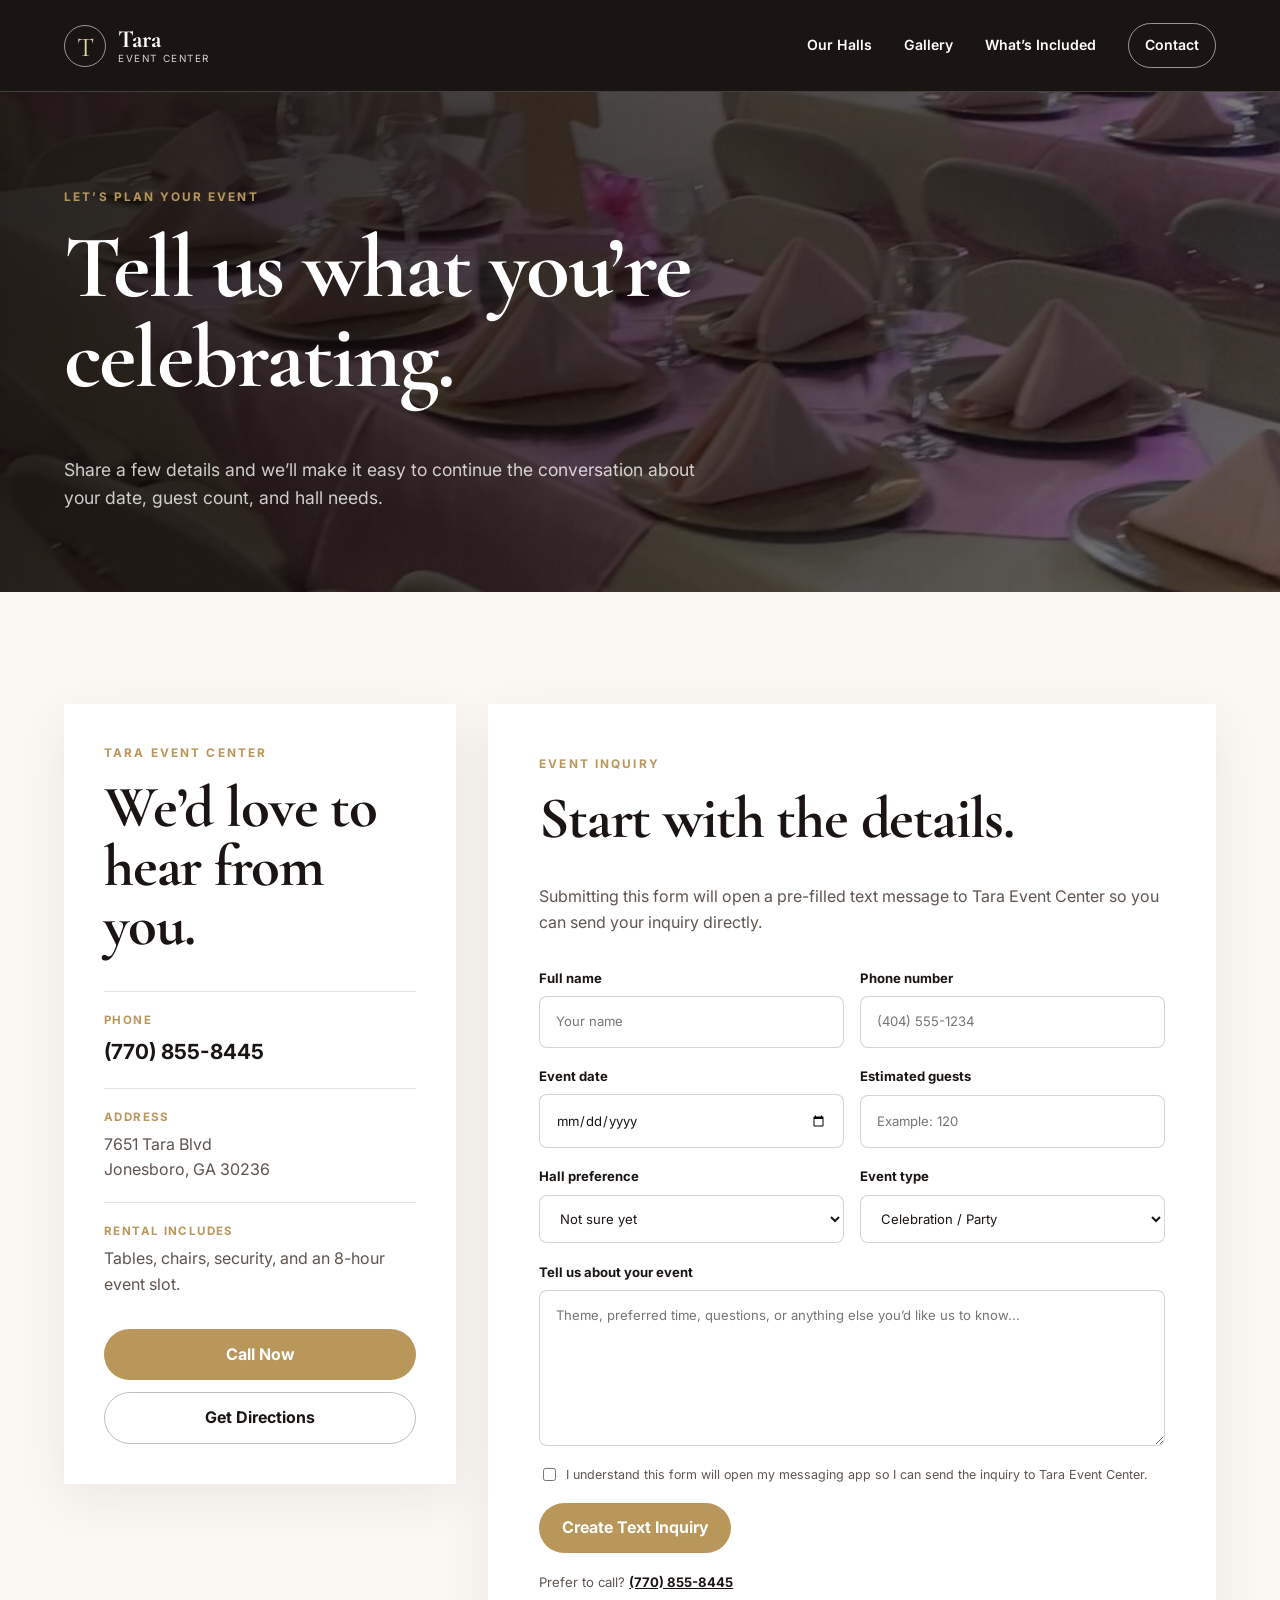
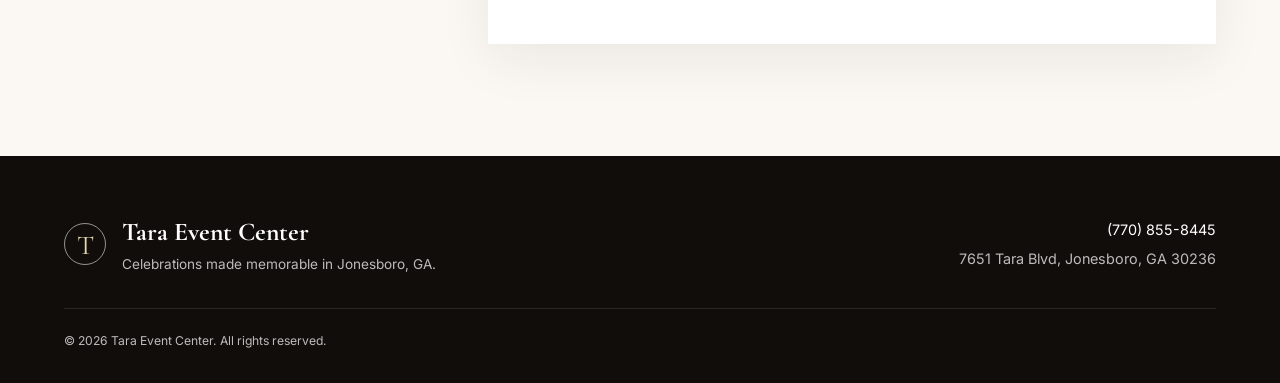
<file: contact.html>
<!DOCTYPE html>
<html lang="en">
<head>
  <meta charset="UTF-8" />
  <meta name="viewport" content="width=device-width, initial-scale=1.0" />
  <meta name="description" content="Contact Tara Event Center in Jonesboro, Georgia to inquire about availability for your next event." />
  <meta name="theme-color" content="#17120f" />
  <title>Contact Tara Event Center | Jonesboro, GA</title>
  <link rel="preconnect" href="https://fonts.googleapis.com">
  <link rel="preconnect" href="https://fonts.gstatic.com" crossorigin>
  <link href="https://fonts.googleapis.com/css2?family=Cormorant+Garamond:wght@500;600;700&family=Inter:wght@400;500;600;700&display=swap" rel="stylesheet">
  <link rel="stylesheet" href="styles.css" />
</head>
<body class="contact-page">
  <header class="site-header solid-header">
    <a class="brand" href="index.html" aria-label="Tara Event Center home">
      <span class="brand-mark">T</span>
      <span class="brand-text"><strong>Tara</strong><small>Event Center</small></span>
    </a>
    <button class="menu-toggle" aria-expanded="false" aria-controls="site-nav" aria-label="Open navigation">☰</button>
    <nav id="site-nav" class="site-nav" aria-label="Primary navigation">
      <a href="index.html#spaces">Our Halls</a>
      <a href="index.html#gallery">Gallery</a>
      <a href="index.html#included">What’s Included</a>
      <a href="contact.html" class="nav-cta">Contact</a>
    </nav>
  </header>

  <main>
    <section class="contact-hero">
      <div>
        <p class="eyebrow">Let’s plan your event</p>
        <h1>Tell us what you’re celebrating.</h1>
        <p>Share a few details and we’ll make it easy to continue the conversation about your date, guest count, and hall needs.</p>
      </div>
    </section>

    <section class="contact-layout section-pad">
      <aside class="contact-info-card">
        <p class="eyebrow">Tara Event Center</p>
        <h2>We’d love to hear from you.</h2>
        <div class="contact-detail">
          <span>Phone</span>
          <a href="tel:+17708558445">(770) 855-8445</a>
        </div>
        <div class="contact-detail">
          <span>Address</span>
          <p>7651 Tara Blvd<br />Jonesboro, GA 30236</p>
        </div>
        <div class="contact-detail">
          <span>Rental includes</span>
          <p>Tables, chairs, security, and an 8-hour event slot.</p>
        </div>
        <a class="btn btn-primary full-width" href="tel:+17708558445">Call Now</a>
        <a class="btn btn-outline full-width" href="https://www.google.com/maps/search/?api=1&query=7651+Tara+Blvd+Jonesboro+GA+30236" target="_blank" rel="noopener">Get Directions</a>
      </aside>

      <div class="form-card">
        <div class="form-heading">
          <p class="eyebrow">Event inquiry</p>
          <h2>Start with the details.</h2>
          <p>Submitting this form will open a pre-filled text message to Tara Event Center so you can send your inquiry directly.</p>
        </div>

        <form id="inquiry-form">
          <div class="form-row">
            <label>
              Full name
              <input type="text" name="name" autocomplete="name" required placeholder="Your name" />
            </label>
            <label>
              Phone number
              <input type="tel" name="phone" autocomplete="tel" required placeholder="(404) 555-1234" />
            </label>
          </div>

          <div class="form-row">
            <label>
              Event date
              <input type="date" name="date" />
            </label>
            <label>
              Estimated guests
              <input type="number" name="guests" min="1" max="400" placeholder="Example: 120" />
            </label>
          </div>

          <div class="form-row">
            <label>
              Hall preference
              <select name="hall" id="hall-select">
                <option value="Not sure yet">Not sure yet</option>
                <option value="Intimate Hall (up to 75)">Intimate Hall — up to 75</option>
                <option value="Grand Hall (up to 400)">Grand Hall — up to 400</option>
              </select>
            </label>
            <label>
              Event type
              <select name="eventType">
                <option value="Celebration / Party">Celebration / Party</option>
                <option value="Wedding / Reception">Wedding / Reception</option>
                <option value="Baby / Bridal Shower">Baby / Bridal Shower</option>
                <option value="Birthday">Birthday</option>
                <option value="Banquet / Dinner">Banquet / Dinner</option>
                <option value="Corporate / Community Event">Corporate / Community Event</option>
                <option value="Other">Other</option>
              </select>
            </label>
          </div>

          <label>
            Tell us about your event
            <textarea name="message" rows="6" placeholder="Theme, preferred time, questions, or anything else you’d like us to know..."></textarea>
          </label>

          <label class="consent-row">
            <input type="checkbox" required />
            <span>I understand this form will open my messaging app so I can send the inquiry to Tara Event Center.</span>
          </label>

          <button type="submit" class="btn btn-primary submit-btn">Create Text Inquiry</button>
          <p class="form-note">Prefer to call? <a href="tel:+17708558445">(770) 855-8445</a></p>
        </form>
      </div>
    </section>
  </main>

  <footer class="site-footer">
    <div class="footer-brand">
      <span class="brand-mark">T</span>
      <div><strong>Tara Event Center</strong><p>Celebrations made memorable in Jonesboro, GA.</p></div>
    </div>
    <div class="footer-contact">
      <a href="tel:+17708558445">(770) 855-8445</a>
      <span>7651 Tara Blvd, Jonesboro, GA 30236</span>
    </div>
    <p class="copyright">© <span id="year"></span> Tara Event Center. All rights reserved.</p>
  </footer>

  <script src="script.js"></script>
</body>
</html>
</file>
<file: styles.css>
:root {
  --ink: #1a1512;
  --ink-soft: #5f554f;
  --cream: #fbf8f3;
  --paper: #fffdf9;
  --rose: #d9a6a0;
  --rose-deep: #aa6f68;
  --gold: #b9975b;
  --gold-light: #e7d6b5;
  --line: rgba(26, 21, 18, 0.12);
  --shadow: 0 24px 60px rgba(30, 21, 16, 0.12);
}

* { box-sizing: border-box; }
html { scroll-behavior: smooth; }
body {
  margin: 0;
  color: var(--ink);
  background: var(--paper);
  font-family: "Inter", system-ui, -apple-system, BlinkMacSystemFont, "Segoe UI", sans-serif;
  line-height: 1.6;
}
img, video { display: block; max-width: 100%; }
a { color: inherit; }
button, input, select, textarea { font: inherit; }

h1, h2, h3 {
  font-family: "Cormorant Garamond", Georgia, serif;
  line-height: 1;
  margin: 0 0 0.6em;
  letter-spacing: -0.02em;
}
h1 { font-size: clamp(3rem, 7vw, 6.8rem); }
h2 { font-size: clamp(2.4rem, 4.6vw, 4.5rem); }
h3 { font-size: clamp(1.8rem, 3vw, 2.5rem); }
p { margin: 0 0 1rem; }

.eyebrow {
  font-size: 0.74rem;
  font-weight: 700;
  letter-spacing: 0.18em;
  text-transform: uppercase;
  color: var(--gold);
  margin-bottom: 1rem;
}
.section-pad { padding: 7rem max(5vw, 1.5rem); }
.soft-bg { background: var(--cream); }
.centered { max-width: 860px; text-align: center; margin: 0 auto; }
.section-heading { max-width: 760px; margin-bottom: 3rem; }
.section-heading > p:last-child { color: var(--ink-soft); font-size: 1.08rem; }

.site-header {
  position: absolute;
  top: 0;
  left: 0;
  right: 0;
  z-index: 30;
  height: 92px;
  display: flex;
  align-items: center;
  justify-content: space-between;
  padding: 0 max(5vw, 1.25rem);
  color: #fff;
  border-bottom: 1px solid rgba(255,255,255,0.18);
}
.solid-header { position: relative; background: var(--ink); }
.brand { display: inline-flex; align-items: center; gap: 0.75rem; text-decoration: none; }
.brand-mark {
  width: 42px;
  height: 42px;
  border: 1px solid rgba(255,255,255,0.55);
  display: grid;
  place-items: center;
  border-radius: 50%;
  font-family: "Cormorant Garamond", Georgia, serif;
  font-size: 1.7rem;
  color: var(--gold-light);
}
.brand-text { display: flex; flex-direction: column; line-height: 1; }
.brand-text strong { font-family: "Cormorant Garamond", Georgia, serif; font-size: 1.55rem; }
.brand-text small { text-transform: uppercase; letter-spacing: 0.16em; font-size: 0.62rem; margin-top: 0.18rem; opacity: 0.82; }
.site-nav { display: flex; align-items: center; gap: 2rem; }
.site-nav a { text-decoration: none; font-size: 0.88rem; font-weight: 600; }
.site-nav a:hover { color: var(--gold-light); }
.nav-cta { border: 1px solid rgba(255,255,255,0.55); padding: 0.65rem 1rem; border-radius: 999px; }
.menu-toggle { display: none; background: transparent; color: #fff; border: 0; font-size: 1.6rem; }

.hero {
  min-height: 100svh;
  position: relative;
  display: grid;
  align-items: center;
  color: #fff;
  overflow: hidden;
}
.hero-image, .hero-overlay { position: absolute; inset: 0; width: 100%; height: 100%; }
.hero-image { object-fit: cover; object-position: center; }
.hero-overlay { background: linear-gradient(90deg, rgba(17,12,10,0.84) 0%, rgba(17,12,10,0.58) 48%, rgba(17,12,10,0.20) 100%), linear-gradient(0deg, rgba(17,12,10,0.45), transparent 45%); }
.hero-content { position: relative; z-index: 2; max-width: 850px; padding: 10rem max(6vw, 1.5rem) 11rem; }
.hero-content h1 { max-width: 800px; }
.hero-copy { max-width: 650px; font-size: clamp(1.05rem, 1.8vw, 1.35rem); color: rgba(255,255,255,0.88); }
.hero-actions { display: flex; flex-wrap: wrap; gap: 0.85rem; margin-top: 2rem; }
.hero-card {
  position: absolute;
  z-index: 3;
  right: max(5vw, 1.5rem);
  bottom: 2.2rem;
  display: grid;
  grid-template-columns: repeat(3, 1fr);
  gap: 0;
  background: rgba(255,255,255,0.93);
  color: var(--ink);
  box-shadow: var(--shadow);
  backdrop-filter: blur(10px);
}
.hero-card div { padding: 1.4rem 1.7rem; min-width: 145px; border-right: 1px solid var(--line); }
.hero-card div:last-child { border-right: 0; }
.hero-card strong { display: block; font-family: "Cormorant Garamond", Georgia, serif; font-size: 2rem; line-height: 1; }
.hero-card span { display: block; color: var(--ink-soft); font-size: 0.72rem; text-transform: uppercase; letter-spacing: 0.08em; margin-top: 0.45rem; }

.btn {
  display: inline-flex;
  align-items: center;
  justify-content: center;
  min-height: 50px;
  padding: 0.75rem 1.4rem;
  border-radius: 999px;
  text-decoration: none;
  font-weight: 700;
  border: 1px solid transparent;
  cursor: pointer;
  transition: transform .2s ease, background .2s ease, border-color .2s ease;
}
.btn:hover { transform: translateY(-2px); }
.btn-primary { background: var(--gold); color: #fff; }
.btn-primary:hover { background: #a78349; }
.btn-secondary { background: rgba(255,255,255,.12); color: #fff; border-color: rgba(255,255,255,.55); backdrop-filter: blur(8px); }
.btn-outline { background: transparent; color: var(--ink); border-color: rgba(26,21,18,.28); }
.btn-light { background: #fff; color: var(--ink); }
.full-width { width: 100%; margin-top: 0.75rem; }

.space-grid { display: grid; grid-template-columns: repeat(2, minmax(0,1fr)); gap: 2rem; }
.space-card { background: #fff; box-shadow: 0 18px 55px rgba(28,20,16,.08); overflow: hidden; }
.space-card img { width: 100%; height: 460px; object-fit: cover; }
.space-card-body { padding: 2.4rem; }
.capacity { display: inline-block; color: var(--rose-deep); font-size: .78rem; text-transform: uppercase; letter-spacing: .13em; font-weight: 700; margin-bottom: .8rem; }
.space-card p { color: var(--ink-soft); }
.feature-list { list-style: none; padding: 0; margin: 1.5rem 0; display: grid; gap: .65rem; }
.feature-list li { position: relative; padding-left: 1.4rem; }
.feature-list li::before { content: "•"; position: absolute; left: 0; color: var(--gold); font-size: 1.2rem; }
.text-link { text-decoration: none; color: var(--ink); font-weight: 700; }
.text-link:hover { color: var(--gold); }

.included { display: grid; grid-template-columns: .8fr 1.2fr; gap: 6vw; align-items: start; }
.included-copy { position: sticky; top: 2rem; }
.included-copy p:last-child { color: var(--ink-soft); max-width: 510px; }
.included-grid { display: grid; grid-template-columns: repeat(2, minmax(0,1fr)); border-top: 1px solid var(--line); border-left: 1px solid var(--line); }
.included-item { padding: 2.2rem; border-right: 1px solid var(--line); border-bottom: 1px solid var(--line); }
.included-item > span { color: var(--gold); font-weight: 700; font-size: .75rem; letter-spacing: .1em; }
.included-item h3 { margin-top: 1.2rem; font-size: 2rem; }
.included-item p { color: var(--ink-soft); font-size: .94rem; }

.dark-section { background: #17120f; color: #fff; }
.light-heading > p:last-child { color: rgba(255,255,255,.7); }
.gallery-grid { display: grid; grid-template-columns: repeat(4, minmax(0, 1fr)); grid-auto-rows: 230px; gap: .8rem; }
.gallery-item { border: 0; padding: 0; overflow: hidden; cursor: zoom-in; background: #2a211d; }
.gallery-item img { width: 100%; height: 100%; object-fit: cover; transition: transform .5s ease; }
.gallery-item:hover img { transform: scale(1.04); }
.gallery-item.tall { grid-row: span 2; }
.gallery-item.wide { grid-column: span 2; }
.video-grid { display: grid; grid-template-columns: repeat(2, minmax(0,1fr)); gap: 1.2rem; margin-top: 1.2rem; }
.video-card { margin: 0; background: #231b17; }
.video-card video { width: 100%; max-height: 650px; background: #000; }
.video-card figcaption { padding: 1rem 1.2rem; color: rgba(255,255,255,.72); font-size: .9rem; }

.location-card { display: grid; grid-template-columns: 1fr 1fr; gap: 0; background: var(--cream); box-shadow: var(--shadow); }
.location-card > div:first-child { padding: clamp(2rem, 5vw, 5rem); align-self: center; }
.location-card > div:first-child > p:not(.eyebrow) { color: var(--ink-soft); font-size: 1.08rem; }
.location-photo img { width: 100%; height: 100%; min-height: 520px; object-fit: cover; }
.location-actions { display: flex; flex-wrap: wrap; gap: .75rem; margin-top: 1.5rem; }
.phone-link { font-family: "Cormorant Garamond", Georgia, serif; font-size: 2rem; text-decoration: none; color: var(--ink); }

.cta-strip { background: var(--gold); color: #fff; padding: 4rem max(5vw,1.5rem); display: flex; align-items: center; justify-content: space-between; gap: 2rem; }
.cta-strip h2 { font-size: clamp(2.2rem,4vw,4rem); margin: 0; }
.cta-strip .eyebrow { color: rgba(255,255,255,.78); }

.site-footer { background: #110d0b; color: rgba(255,255,255,.72); padding: 3.5rem max(5vw,1.5rem) 2rem; display: grid; grid-template-columns: 1fr auto; gap: 2rem; align-items: center; }
.site-footer .brand-mark { flex: 0 0 auto; }
.footer-brand { display: flex; gap: 1rem; align-items: center; }
.footer-brand strong { color: #fff; font-family: "Cormorant Garamond", Georgia, serif; font-size: 1.6rem; }
.footer-brand p { margin: .1rem 0 0; font-size: .85rem; }
.footer-contact { display: flex; flex-direction: column; text-align: right; gap: .35rem; font-size: .9rem; }
.footer-contact a { color: #fff; text-decoration: none; }
.copyright { grid-column: 1 / -1; border-top: 1px solid rgba(255,255,255,.1); padding-top: 1.4rem; margin: 0; font-size: .76rem; }

.lightbox { position: fixed; inset: 0; z-index: 100; background: rgba(8,6,5,.92); display: none; place-items: center; padding: 5vw; }
.lightbox.open { display: grid; }
.lightbox img { max-width: 92vw; max-height: 88vh; object-fit: contain; box-shadow: 0 20px 80px rgba(0,0,0,.5); }
.lightbox-close { position: absolute; top: 1.5rem; right: 2rem; background: transparent; border: 0; color: #fff; font-size: 2.4rem; cursor: pointer; }

.contact-page { background: var(--cream); }
.contact-hero { min-height: 410px; background: linear-gradient(90deg, rgba(18,13,11,.88), rgba(18,13,11,.55)), url('assets/images/hall-pink-banquet.jpg') center/cover; color: #fff; display: flex; align-items: end; padding: 6rem max(5vw,1.5rem) 4rem; }
.contact-hero > div { max-width: 820px; }
.contact-hero p:last-child { max-width: 640px; color: rgba(255,255,255,.78); font-size: 1.1rem; }
.contact-layout { display: grid; grid-template-columns: minmax(280px,.7fr) minmax(0,1.3fr); gap: 2rem; align-items: start; }
.contact-info-card, .form-card { background: #fff; box-shadow: 0 16px 50px rgba(28,20,16,.07); }
.contact-info-card { padding: 2.5rem; position: sticky; top: 1.5rem; }
.contact-detail { padding: 1.2rem 0; border-top: 1px solid var(--line); }
.contact-detail > span { display: block; font-size: .72rem; text-transform: uppercase; letter-spacing: .12em; color: var(--gold); font-weight: 700; margin-bottom: .35rem; }
.contact-detail a { font-size: 1.3rem; font-weight: 700; text-decoration: none; }
.contact-detail p { margin: 0; color: var(--ink-soft); }
.form-card { padding: clamp(2rem, 4vw, 4rem); }
.form-heading p:last-child { color: var(--ink-soft); }
#inquiry-form { display: grid; gap: 1.15rem; margin-top: 2rem; }
.form-row { display: grid; grid-template-columns: repeat(2,minmax(0,1fr)); gap: 1rem; }
label { display: grid; gap: .45rem; font-size: .82rem; font-weight: 700; color: var(--ink); }
input, select, textarea { width: 100%; border: 1px solid rgba(26,21,18,.18); background: #fff; padding: .9rem 1rem; border-radius: 8px; color: var(--ink); outline: none; font-weight: 400; }
input:focus, select:focus, textarea:focus { border-color: var(--gold); box-shadow: 0 0 0 3px rgba(185,151,91,.12); }
textarea { resize: vertical; }
.consent-row { grid-template-columns: auto 1fr; align-items: start; font-weight: 400; color: var(--ink-soft); font-size: .78rem; }
.consent-row input { width: auto; margin-top: .22rem; }
.submit-btn { justify-self: start; border: 0; }
.form-note { font-size: .82rem; color: var(--ink-soft); margin: 0; }
.form-note a { color: var(--ink); font-weight: 700; }

@media (max-width: 980px) {
  .site-nav { position: absolute; top: 92px; left: 1rem; right: 1rem; background: rgba(20,15,12,.97); padding: 1.2rem; display: none; flex-direction: column; align-items: stretch; gap: .4rem; box-shadow: 0 18px 50px rgba(0,0,0,.25); }
  .site-nav.open { display: flex; }
  .site-nav a { padding: .8rem; }
  .menu-toggle { display: block; cursor: pointer; }
  .hero-card { left: 1.5rem; right: 1.5rem; bottom: 1.2rem; }
  .hero-card div { min-width: 0; padding: 1.1rem; }
  .space-card img { height: 380px; }
  .included { grid-template-columns: 1fr; }
  .included-copy { position: static; }
  .gallery-grid { grid-template-columns: repeat(2, minmax(0,1fr)); }
  .gallery-item.wide { grid-column: span 1; }
  .contact-layout { grid-template-columns: 1fr; }
  .contact-info-card { position: static; }
}

@media (max-width: 720px) {
  .section-pad { padding: 5rem 1.25rem; }
  .hero-content { padding: 8.5rem 1.25rem 12rem; }
  .hero-overlay { background: linear-gradient(90deg, rgba(17,12,10,.84), rgba(17,12,10,.48)), linear-gradient(0deg, rgba(17,12,10,.5), transparent); }
  .hero-card { grid-template-columns: 1fr 1fr 1fr; left: 1rem; right: 1rem; }
  .hero-card span { font-size: .62rem; }
  .hero-card strong { font-size: 1.6rem; }
  .space-grid, .video-grid, .location-card { grid-template-columns: 1fr; }
  .space-card img { height: 330px; }
  .included-grid { grid-template-columns: 1fr; }
  .gallery-grid { grid-auto-rows: 180px; }
  .location-photo img { min-height: 380px; }
  .cta-strip { align-items: flex-start; flex-direction: column; }
  .site-footer { grid-template-columns: 1fr; }
  .footer-contact { text-align: left; }
  .form-row { grid-template-columns: 1fr; }
  .contact-hero { padding-top: 4rem; }
}

@media (max-width: 480px) {
  .brand-text small { letter-spacing: .11em; }
  .hero-actions .btn { width: 100%; }
  .hero-card div { padding: .85rem .7rem; }
  .gallery-grid { grid-template-columns: 1fr; grid-auto-rows: 280px; }
  .gallery-item.tall, .gallery-item.wide { grid-row: auto; grid-column: auto; }
  .location-actions .btn { width: 100%; }
}
</file>
